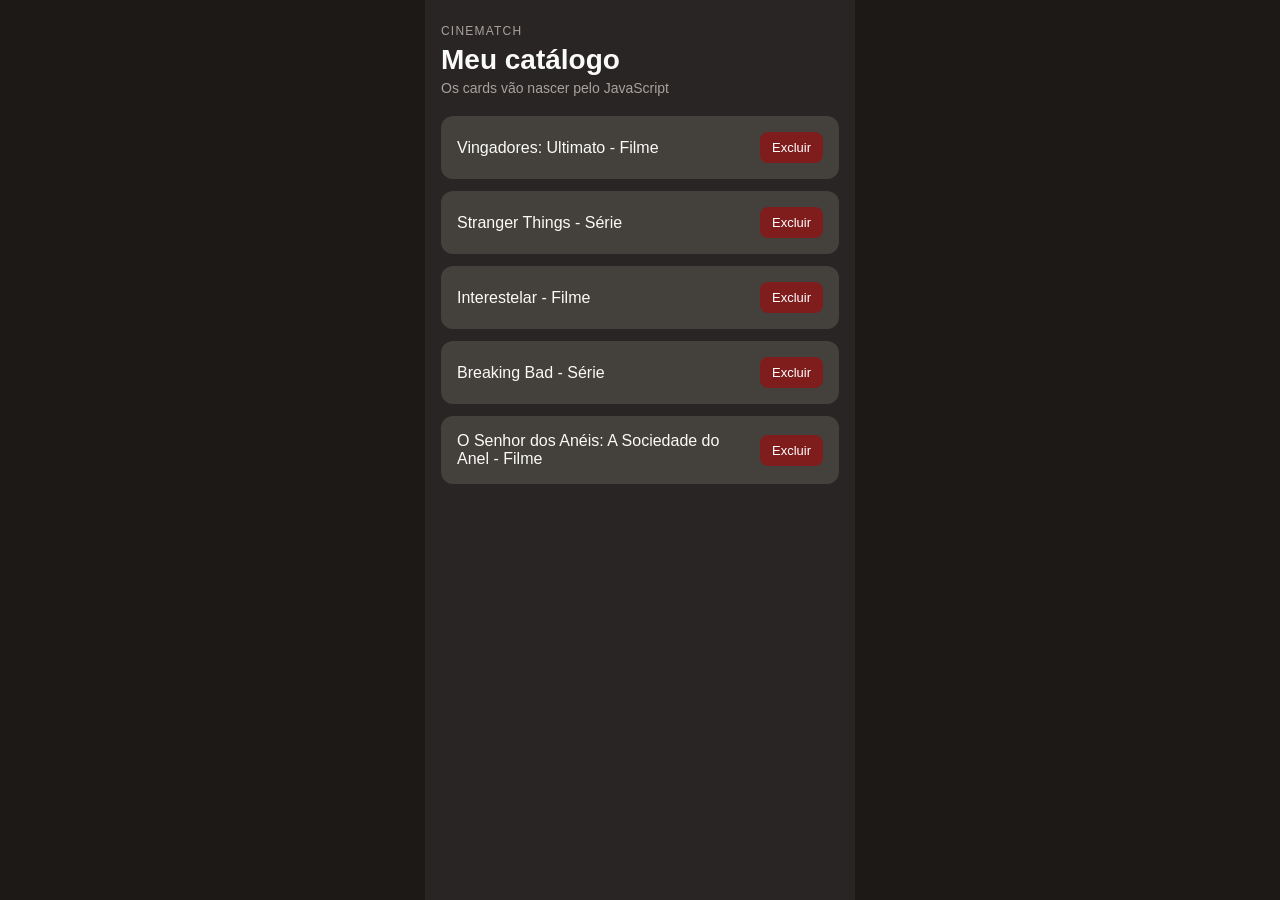
<file: semana-08/cinematch-createElement/index.html>
<!DOCTYPE html>
<html lang="pt-BR">

<head>
  <meta charset="UTF-8" />
  <meta name="viewport" content="width=device-width, initial-scale=1.0" />
  <title>CineMatch JS</title>
  <link rel="stylesheet" href="style.css" />
  <script src="script.js" defer></script>
</head>

<body>
  <div class="app">
    <header class="topo">
      <p class="marca">CineMatch</p>
      <h1>Meu catálogo</h1>
      <p class="subtitulo">Os cards vão nascer pelo JavaScript</p>
    </header>

    <!-- Container vazio: o JS cria os cards aqui -->
    <main id="catalogo"></main>
  </div>
</body>

</html>
</file>
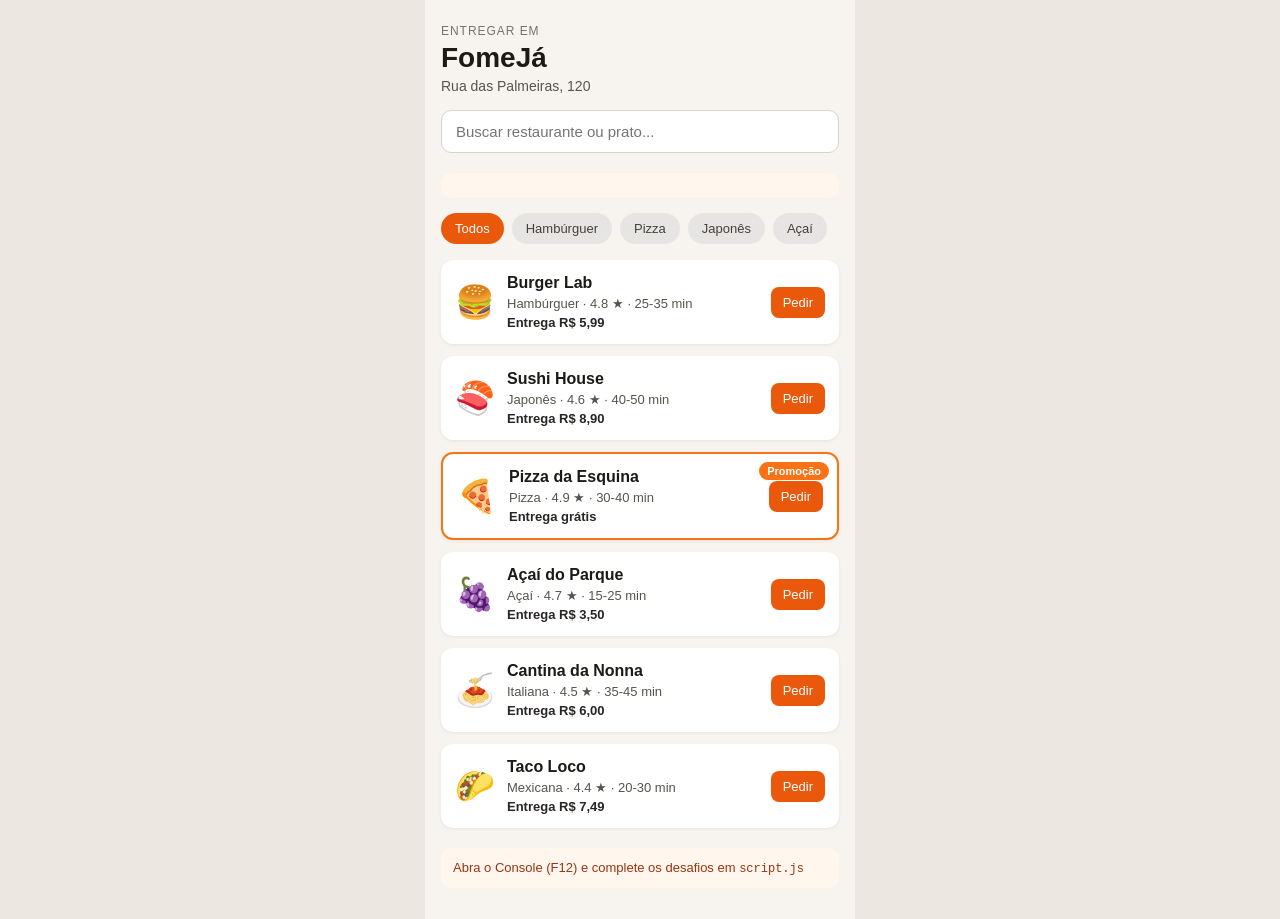
<file: semana-08/fomeja/index.html>
<!DOCTYPE html>
<html lang="pt-BR">

<head>
  <meta charset="UTF-8" />
  <meta name="viewport" content="width=device-width, initial-scale=1.0" />
  <title>FomeJá</title>
  <link rel="stylesheet" href="style.css" />
  <script src="script.js" defer></script>
</head>

<body>
  <div class="app">
    <header class="topo">
      <p class="endereco">Entregar em</p>
      <h1 id="titulo-app">FomeJá</h1>
      <p id="subtitulo">Rua das Palmeiras, 120</p>
    </header>

    <input id="busca" type="search" placeholder="Buscar restaurante ou prato..." />
    <div id="banner-cupom" class="resultado"></div>

    <section class="categorias">
      <button class="categoria ativa">Todos</button>
      <button class="categoria">Hambúrguer</button>
      <button class="categoria">Pizza</button>
      <button class="categoria">Japonês</button>
      <button class="categoria">Açaí</button>
    </section>

    <main>
      <article class="restaurante-card">
        <span class="emoji">🍔</span>
        <div class="info">
          <h2 class="nome-restaurante">Burger Lab</h2>
          <p class="detalhe">Hambúrguer · 4.8 ★ · 25-35 min</p>
          <p class="preco">Entrega R$ 5,99</p>
        </div>
        <button class="botao-pedir">Pedir</button>
      </article>

      <article class="restaurante-card">
        <span class="emoji">🍣</span>
        <div class="info">
          <h2 class="nome-restaurante">Sushi House</h2>
          <p class="detalhe">Japonês · 4.6 ★ · 40-50 min</p>
          <p class="preco">Entrega R$ 8,90</p>
        </div>
        <button class="botao-pedir">Pedir</button>
      </article>

      <article class="restaurante-card" id="promocao">
        <span class="selo">Promoção</span>
        <span class="emoji">🍕</span>
        <div class="info">
          <h2 class="nome-restaurante">Pizza da Esquina</h2>
          <p class="detalhe">Pizza · 4.9 ★ · 30-40 min</p>
          <p class="preco">Entrega grátis</p>
        </div>
        <button class="botao-pedir">Pedir</button>
      </article>

      <article class="restaurante-card">
        <span class="emoji">🍇</span>
        <div class="info">
          <h2 class="nome-restaurante">Açaí do Parque</h2>
          <p class="detalhe">Açaí · 4.7 ★ · 15-25 min</p>
          <p class="preco">Entrega R$ 3,50</p>
        </div>
        <button class="botao-pedir">Pedir</button>
      </article>

      <article class="restaurante-card">
        <span class="emoji">🍝</span>
        <div class="info">
          <h2 class="nome-restaurante">Cantina da Nonna</h2>
          <p class="detalhe">Italiana · 4.5 ★ · 35-45 min</p>
          <p class="preco">Entrega R$ 6,00</p>
        </div>
        <button class="botao-pedir">Pedir</button>
      </article>

      <article class="restaurante-card">
        <span class="emoji">🌮</span>
        <div class="info">
          <h2 class="nome-restaurante">Taco Loco</h2>
          <p class="detalhe">Mexicana · 4.4 ★ · 20-30 min</p>
          <p class="preco">Entrega R$ 7,49</p>
        </div>
        <button class="botao-pedir">Pedir</button>
      </article>
    </main>

    <p id="resultado" class="resultado">
      Abra o Console (F12) e complete os desafios em <code>script.js</code>
    </p>
  </div>
</body>

</html>
</file>
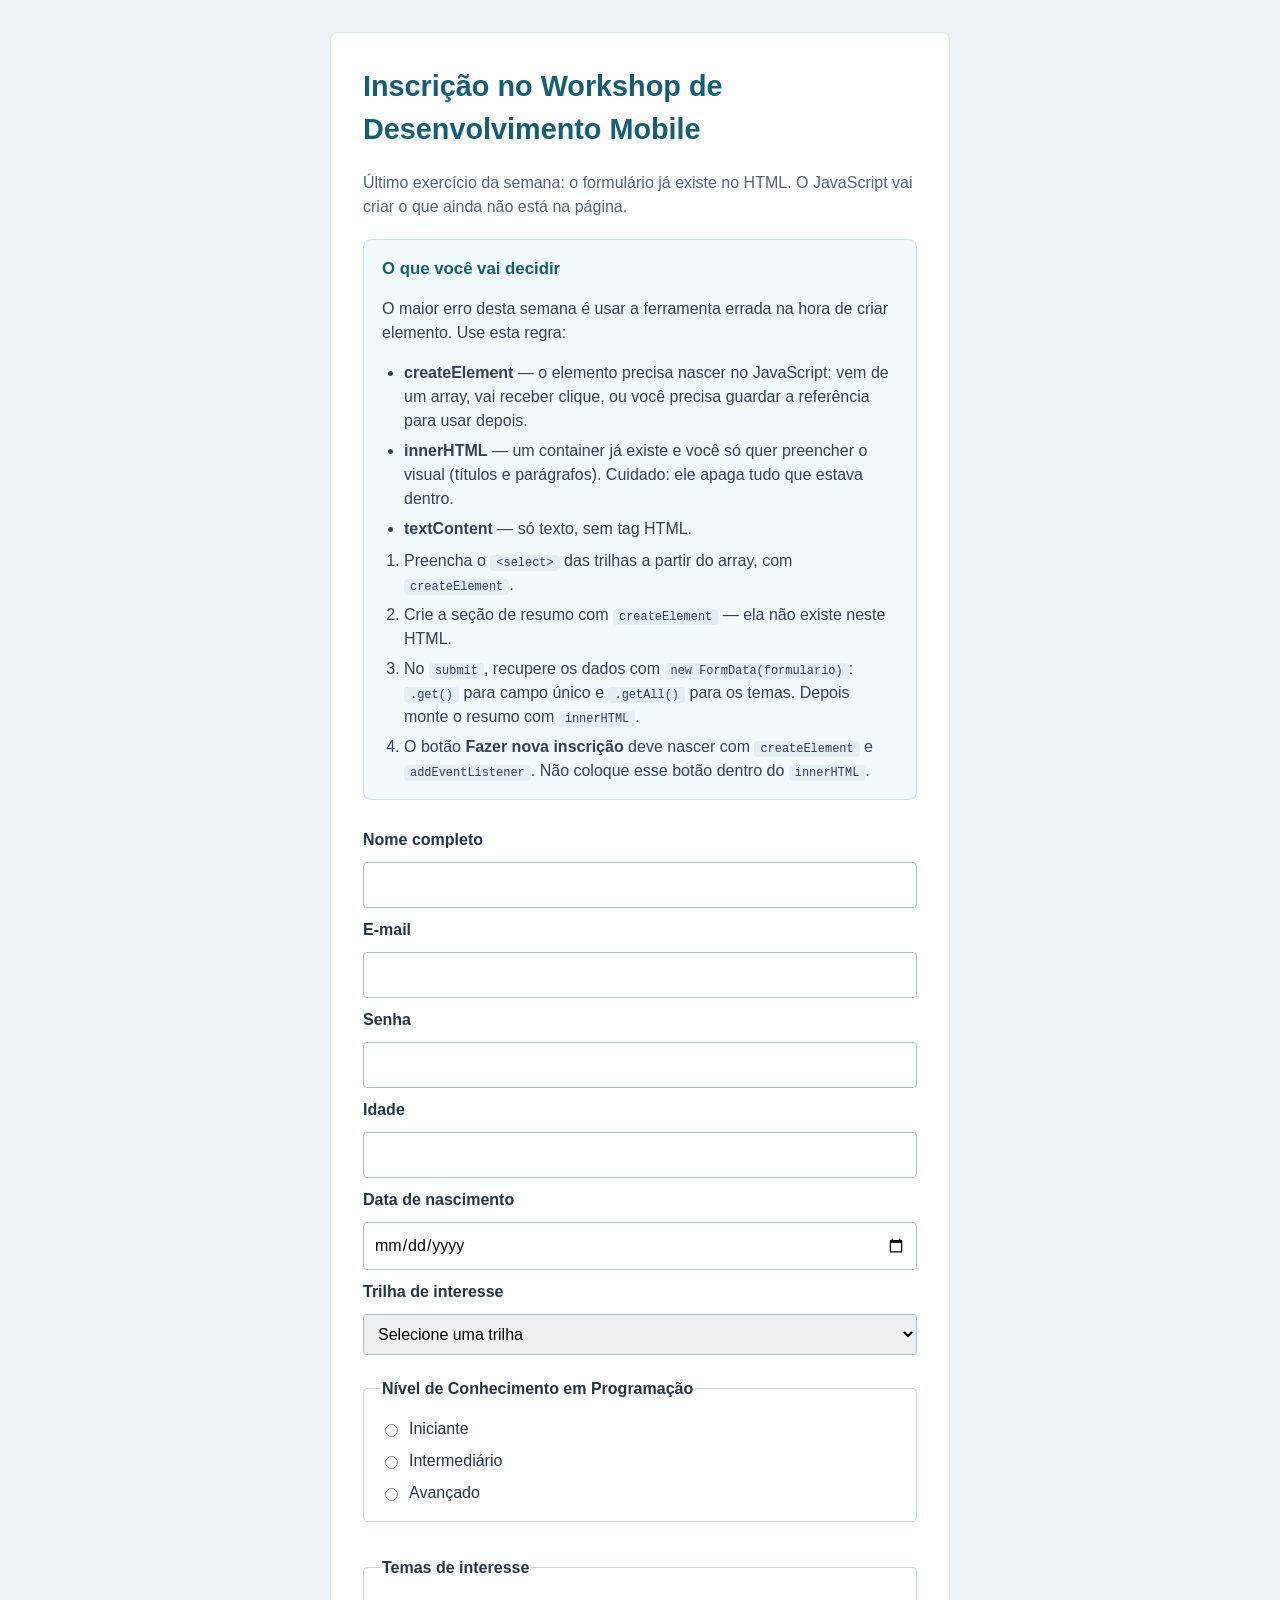
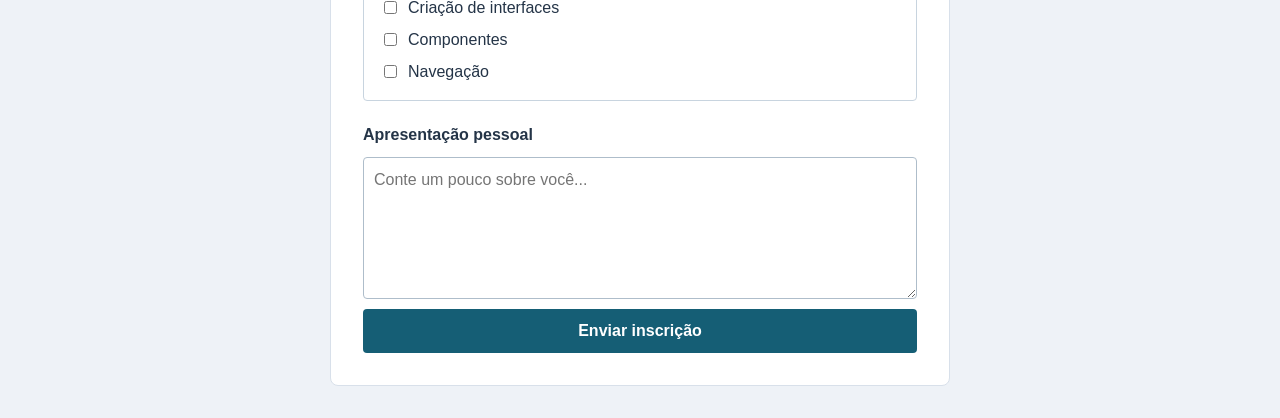
<file: semana-09/exercicio-fixacao/index.html>
<!DOCTYPE html>
<html lang="pt-BR">

<head>
    <meta charset="UTF-8">
    <meta name="viewport" content="width=device-width, initial-scale=1.0">
    <link rel="stylesheet" href="styles.css">
    <script src="script.js" defer></script>
    <title>Fixação: createElement vs innerHTML</title>
</head>

<body>
    <main>
        <h1>Inscrição no Workshop de Desenvolvimento Mobile</h1>
        <p>Último exercício da semana: o formulário já existe no HTML. O JavaScript vai criar o que ainda não está na
            página.</p>

        <section class="enunciado">
            <h2>O que você vai decidir</h2>
            <p>O maior erro desta semana é usar a ferramenta errada na hora de criar elemento. Use esta regra:</p>
            <ul>
                <li><strong>createElement</strong> — o elemento precisa nascer no JavaScript: vem de um array, vai
                    receber clique, ou você precisa guardar a referência para usar depois.</li>
                <li><strong>innerHTML</strong> — um container já existe e você só quer preencher o visual (títulos e
                    parágrafos). Cuidado: ele apaga tudo que estava dentro.</li>
                <li><strong>textContent</strong> — só texto, sem tag HTML.</li>
            </ul>
            <ol>
                <li>Preencha o <code>&lt;select&gt;</code> das trilhas a partir do array, com
                    <code>createElement</code>.
                </li>
                <li>Crie a seção de resumo com <code>createElement</code> — ela não existe neste HTML.</li>
                <li>No <code>submit</code>, recupere os dados com <code>new FormData(formulario)</code>:
                    <code>.get()</code> para campo único e <code>.getAll()</code> para os temas. Depois monte o resumo
                    com <code>innerHTML</code>.
                </li>
                <li>O botão <strong>Fazer nova inscrição</strong> deve nascer com <code>createElement</code> e
                    <code>addEventListener</code>. Não coloque esse botão dentro do <code>innerHTML</code>.
                </li>
            </ol>
        </section>

        <form id="form">
            <label for="name">Nome completo</label>
            <input type="text" id="name" name="nome" required>

            <label for="email">E-mail</label>
            <input type="email" id="email" name="email" required>

            <label for="senha">Senha</label>
            <input type="password" id="senha" name="senha" required>

            <label for="age">Idade</label>
            <input type="number" id="age" name="idade" required min="1" max="120">

            <label for="nascimento">Data de nascimento</label>
            <input type="date" id="nascimento" name="nascimento" required>

            <label for="trilha">Trilha de interesse</label>
            <select id="trilha" name="trilha" required>
                <option value="">Selecione uma trilha</option>
            </select>

            <fieldset>
                <legend>Nível de Conhecimento em Programação</legend>
                <label>
                    <input type="radio" name="nivel" value="iniciante" required>
                    Iniciante
                </label>
                <label>
                    <input type="radio" name="nivel" value="intermediario">
                    Intermediário
                </label>
                <label>
                    <input type="radio" name="nivel" value="avancado">
                    Avançado
                </label>
            </fieldset>

            <fieldset>
                <legend>Temas de interesse</legend>
                <label>
                    <input type="checkbox" name="temas" value="interfaces">
                    Criação de interfaces
                </label>
                <label>
                    <input type="checkbox" name="temas" value="componentes">
                    Componentes
                </label>
                <label>
                    <input type="checkbox" name="temas" value="navegacao">
                    Navegação
                </label>
            </fieldset>

            <label for="apresentacao">Apresentação pessoal</label>
            <textarea id="apresentacao" name="apresentacao" rows="5"
                placeholder="Conte um pouco sobre você..."></textarea>

            <button type="submit">Enviar inscrição</button>
        </form>
    </main>
</body>

</html>
</file>
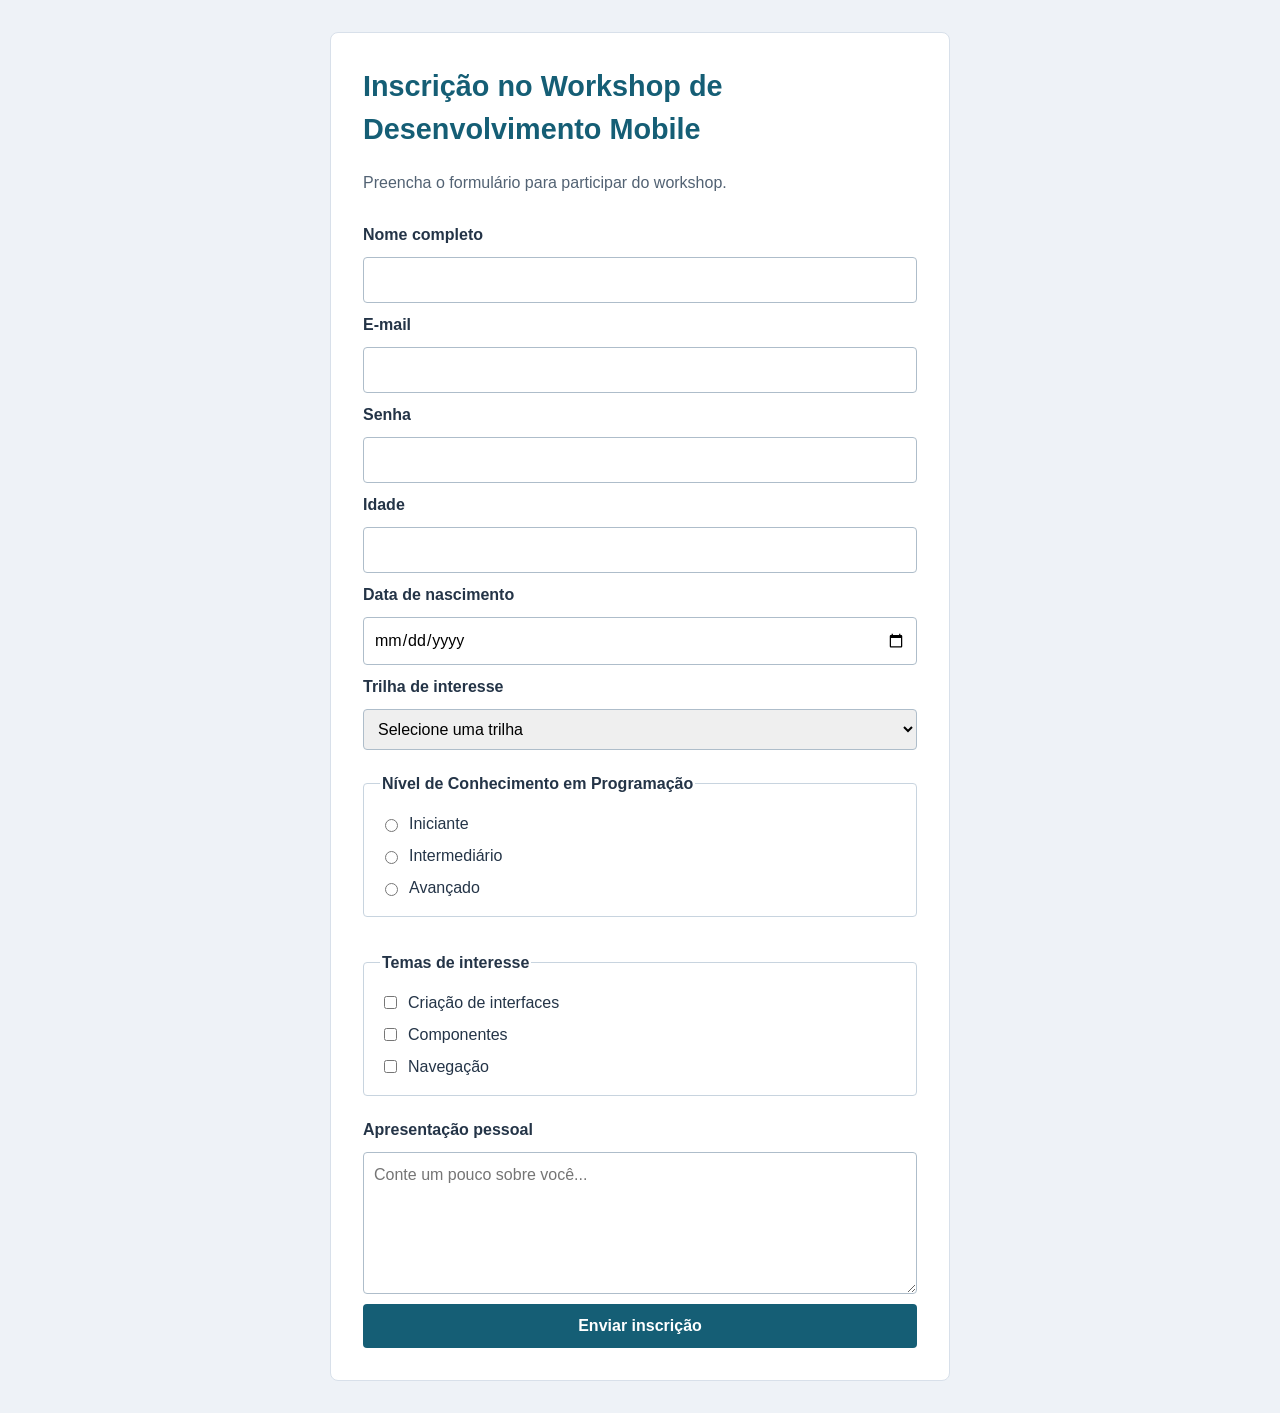
<file: semana-09/exercicio-form/index.html>
<!DOCTYPE html>
<html lang="pt-BR">

<head>
    <meta charset="UTF-8">
    <meta name="viewport" content="width=device-width, initial-scale=1.0">
    <link rel="stylesheet" href="styles.css">
    <script src="script.js" defer></script>
    <title>Inscrição no Workshop de Desenvolvimento Mobile</title>
</head>

<body>
    <main>
        <h1>Inscrição no Workshop de Desenvolvimento Mobile</h1>
        <p>Preencha o formulário para participar do workshop.</p>

        <form id="form">
            <label for="name">Nome completo</label>
            <input type="text" id="name" name="nome" required>

            <label for="email">E-mail</label>
            <input type="email" id="email" name="email" required>


            <label for="senha">Senha</label>
            <input type="password" id="senha" name="senha" required>

            <label for="age">Idade</label>
            <input type="number" id="age" name="idade" required min="1" max="120">

            <label for="nascimento">Data de nascimento</label>
            <input type="date" id="nascimento" name="nascimento" required>

            <label for="trilha">Trilha de interesse</label>
            <select id="trilha" name="trilha" required>
                <option value="">Selecione uma trilha</option>



            </select>

            <fieldset>
                <legend>Nível de Conhecimento em Programação</legend>
                <label>
                    <input type="radio" name="nivel" value="iniciante" required>
                    Iniciante
                </label>
                <label>
                    <input type="radio" name="nivel" value="intermediario">
                    Intermediário
                </label>
                <label>
                    <input type="radio" name="nivel" value="avancado">
                    Avançado
                </label>

            </fieldset>

            <fieldset id="checkboxes">
                <legend>Temas de interesse</legend>
                <label>
                    <input type="checkbox" name="temas" value="interfaces">
                    Criação de interfaces
                </label>
                <label>
                    <input type="checkbox" name="temas" value="componentes">
                    Componentes
                </label>
                <label>
                    <input type="checkbox" name="temas" value="navegacao">
                    Navegação
                </label>
            </fieldset>

            <label for="apresentacao">Apresentação pessoal</label>
            <textarea id="apresentacao" name="apresentacao" rows="5"
                placeholder="Conte um pouco sobre você..."></textarea>

            <button type="submit">Enviar inscrição</button>

        </form>

    </main>
</body>

</html>
</file>
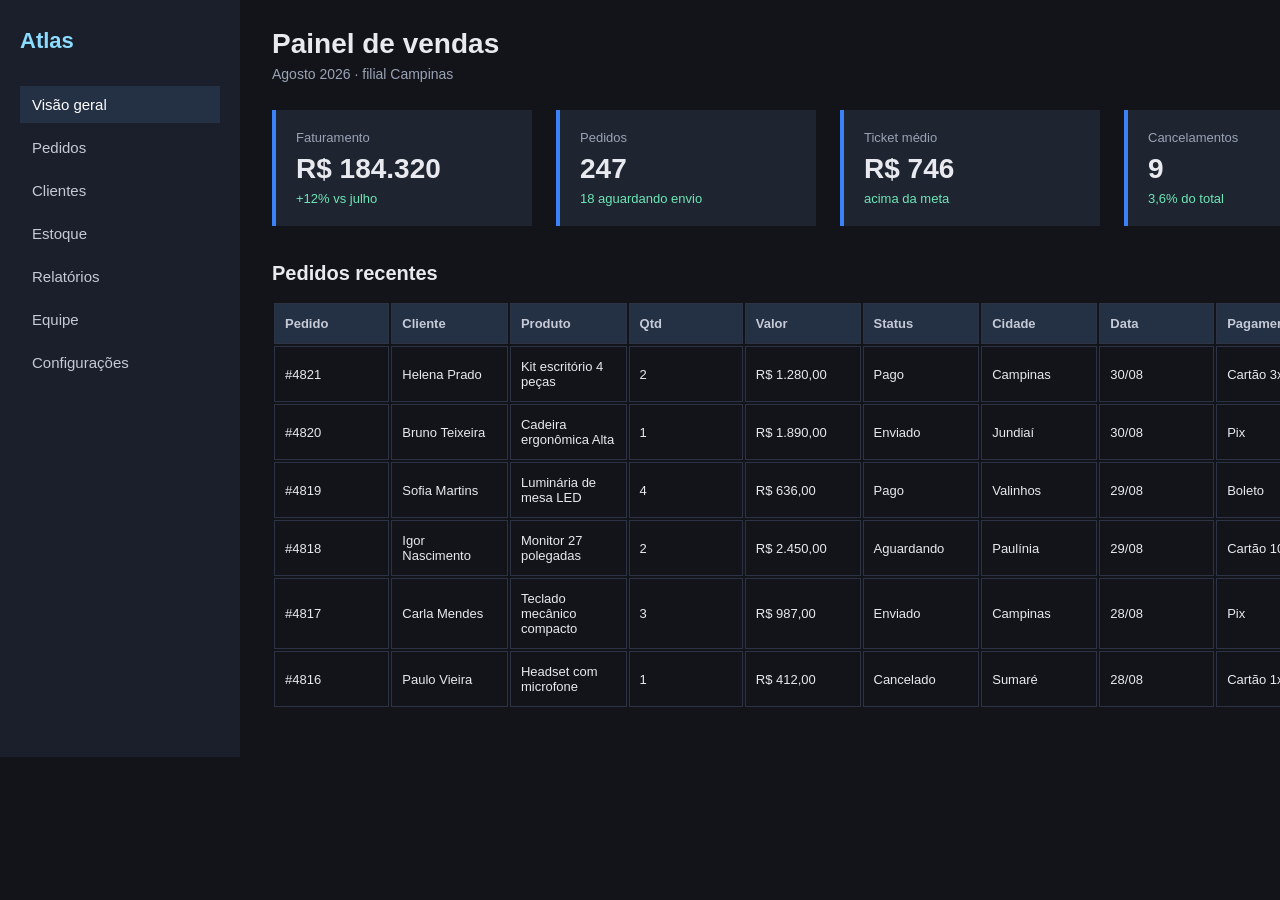
<file: semana-10/site-d-dashboard/index.html>
<!DOCTYPE html>
<html lang="pt-BR">

<head>
  <meta charset="UTF-8">
  <title>Atlas Comercial — Painel de vendas</title>
  <link rel="stylesheet" href="style.css">
</head>

<body>
  <div class="app">
    <aside class="menu-lateral">
      <p class="marca">Atlas</p>
      <nav>
        <a class="ativo" href="#">Visão geral</a>
        <a href="#">Pedidos</a>
        <a href="#">Clientes</a>
        <a href="#">Estoque</a>
        <a href="#">Relatórios</a>
        <a href="#">Equipe</a>
        <a href="#">Configurações</a>
      </nav>
    </aside>

    <div class="painel">
      <header class="topo">
        <h1>Painel de vendas</h1>
        <p class="periodo">Agosto 2026 · filial Campinas</p>
      </header>

      <section class="indicadores">
        <article class="kpi">
          <p class="rotulo">Faturamento</p>
          <p class="valor">R$ 184.320</p>
          <p class="nota">+12% vs julho</p>
        </article>
        <article class="kpi">
          <p class="rotulo">Pedidos</p>
          <p class="valor">247</p>
          <p class="nota">18 aguardando envio</p>
        </article>
        <article class="kpi">
          <p class="rotulo">Ticket médio</p>
          <p class="valor">R$ 746</p>
          <p class="nota">acima da meta</p>
        </article>
        <article class="kpi">
          <p class="rotulo">Cancelamentos</p>
          <p class="valor">9</p>
          <p class="nota">3,6% do total</p>
        </article>
      </section>

      <section class="pedidos">
        <h2>Pedidos recentes</h2>
        <table>
          <thead>
            <tr>
              <th>Pedido</th>
              <th>Cliente</th>
              <th>Produto</th>
              <th>Qtd</th>
              <th>Valor</th>
              <th>Status</th>
              <th>Cidade</th>
              <th>Data</th>
              <th>Pagamento</th>
              <th>Ações</th>
            </tr>
          </thead>
          <tbody>
            <tr>
              <td>#4821</td>
              <td>Helena Prado</td>
              <td>Kit escritório 4 peças</td>
              <td>2</td>
              <td>R$ 1.280,00</td>
              <td>Pago</td>
              <td>Campinas</td>
              <td>30/08</td>
              <td>Cartão 3x</td>
              <td class="acoes">
                <button type="button" class="btn-acao" title="Ver">V</button>
                <button type="button" class="btn-acao" title="Editar">E</button>
                <button type="button" class="btn-acao" title="Excluir">X</button>
              </td>
            </tr>
            <tr>
              <td>#4820</td>
              <td>Bruno Teixeira</td>
              <td>Cadeira ergonômica Alta</td>
              <td>1</td>
              <td>R$ 1.890,00</td>
              <td>Enviado</td>
              <td>Jundiaí</td>
              <td>30/08</td>
              <td>Pix</td>
              <td class="acoes">
                <button type="button" class="btn-acao" title="Ver">V</button>
                <button type="button" class="btn-acao" title="Editar">E</button>
                <button type="button" class="btn-acao" title="Excluir">X</button>
              </td>
            </tr>
            <tr>
              <td>#4819</td>
              <td>Sofia Martins</td>
              <td>Luminária de mesa LED</td>
              <td>4</td>
              <td>R$ 636,00</td>
              <td>Pago</td>
              <td>Valinhos</td>
              <td>29/08</td>
              <td>Boleto</td>
              <td class="acoes">
                <button type="button" class="btn-acao" title="Ver">V</button>
                <button type="button" class="btn-acao" title="Editar">E</button>
                <button type="button" class="btn-acao" title="Excluir">X</button>
              </td>
            </tr>
            <tr>
              <td>#4818</td>
              <td>Igor Nascimento</td>
              <td>Monitor 27 polegadas</td>
              <td>2</td>
              <td>R$ 2.450,00</td>
              <td>Aguardando</td>
              <td>Paulínia</td>
              <td>29/08</td>
              <td>Cartão 10x</td>
              <td class="acoes">
                <button type="button" class="btn-acao" title="Ver">V</button>
                <button type="button" class="btn-acao" title="Editar">E</button>
                <button type="button" class="btn-acao" title="Excluir">X</button>
              </td>
            </tr>
            <tr>
              <td>#4817</td>
              <td>Carla Mendes</td>
              <td>Teclado mecânico compacto</td>
              <td>3</td>
              <td>R$ 987,00</td>
              <td>Enviado</td>
              <td>Campinas</td>
              <td>28/08</td>
              <td>Pix</td>
              <td class="acoes">
                <button type="button" class="btn-acao" title="Ver">V</button>
                <button type="button" class="btn-acao" title="Editar">E</button>
                <button type="button" class="btn-acao" title="Excluir">X</button>
              </td>
            </tr>
            <tr>
              <td>#4816</td>
              <td>Paulo Vieira</td>
              <td>Headset com microfone</td>
              <td>1</td>
              <td>R$ 412,00</td>
              <td>Cancelado</td>
              <td>Sumaré</td>
              <td>28/08</td>
              <td>Cartão 1x</td>
              <td class="acoes">
                <button type="button" class="btn-acao" title="Ver">V</button>
                <button type="button" class="btn-acao" title="Editar">E</button>
                <button type="button" class="btn-acao" title="Excluir">X</button>
              </td>
            </tr>
          </tbody>
        </table>
      </section>
    </div>
  </div>
</body>

</html>
</file>
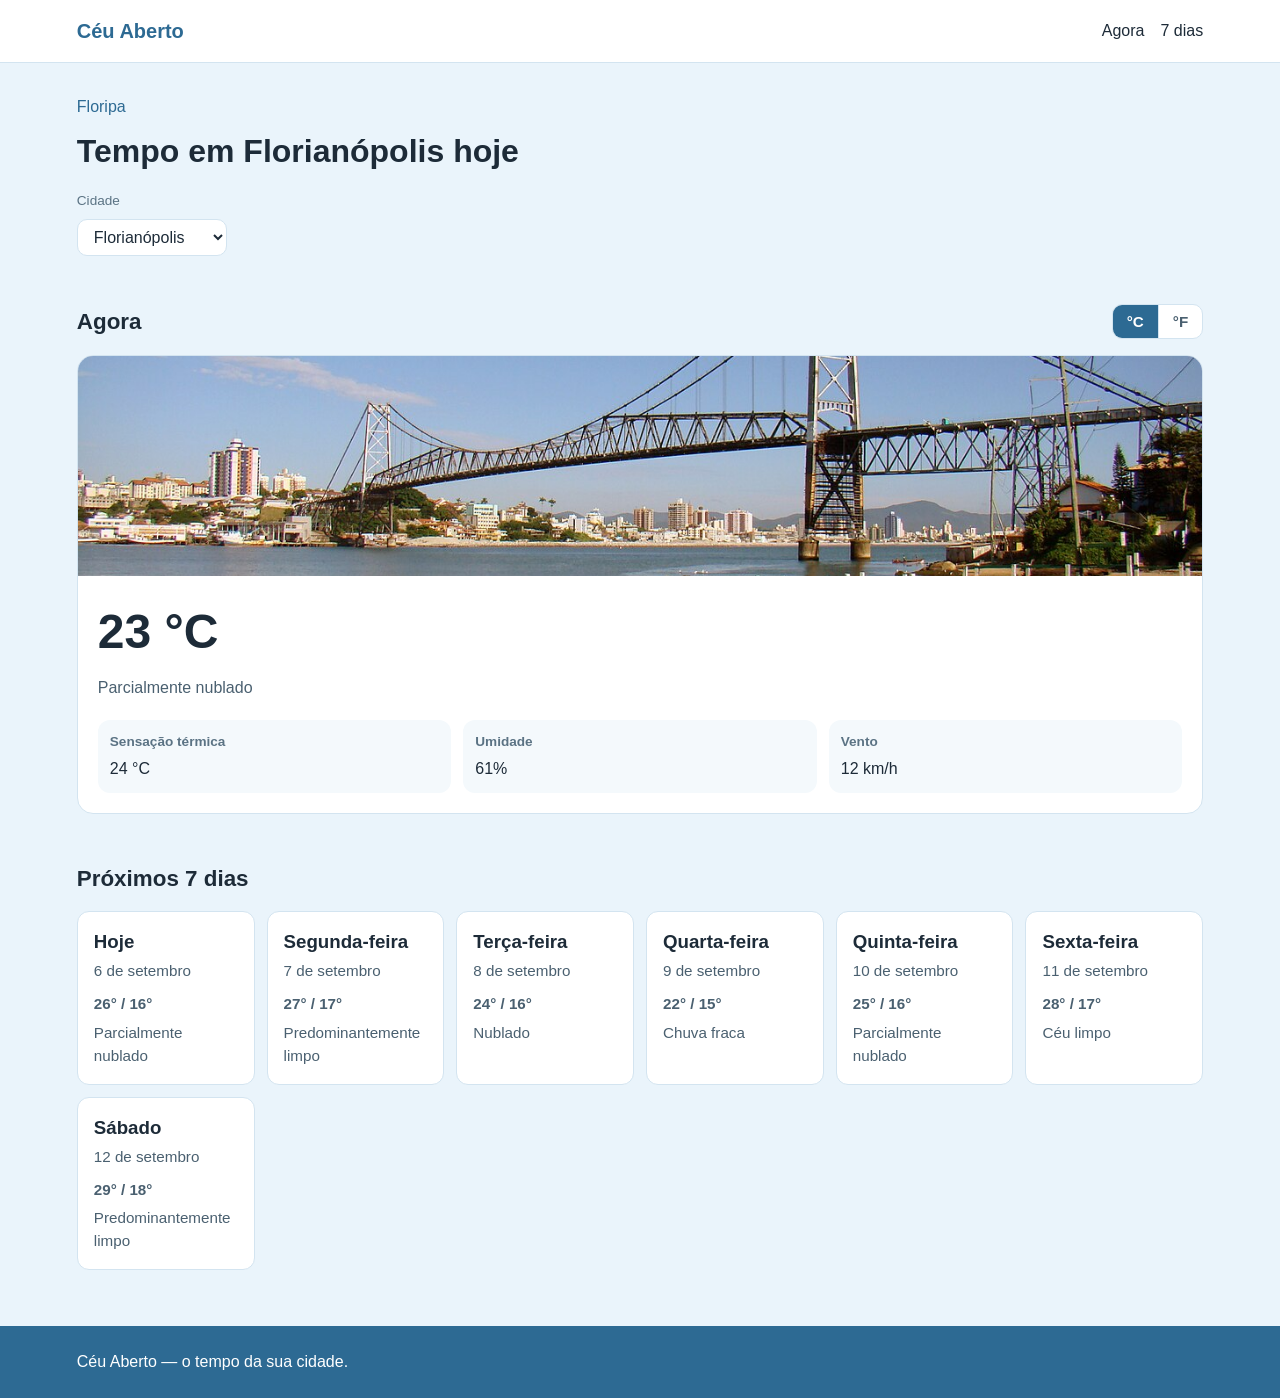
<file: semana-11/ceu-aberto-api/index.html>
<!DOCTYPE html>
<html lang="pt-BR">

<head>
    <meta charset="UTF-8">
    <meta name="viewport" content="width=device-width, initial-scale=1.0">
    <title>Tempo em Florianópolis hoje | Céu Aberto</title>
    <meta name="description"
        content="Tempo em Florianópolis hoje: 23 °C, céu parcialmente nublado. Previsão dos próximos 7 dias.">

    <meta property="og:title" content="Tempo em Florianópolis hoje | Céu Aberto">
    <meta property="og:description" content="23 °C e céu parcialmente nublado. Previsão dos próximos 7 dias.">
    <meta property="og:image" content="floripa.jpg">
    <meta property="og:type" content="website">
    <script src="script.js" defer></script>

    <link rel="stylesheet" href="style.css">
</head>

<body>
    <a class="pular-conteudo" href="#conteudo">Pular para o conteúdo</a>

    <header class="topo">
        <a class="marca" href="#inicio">Céu Aberto</a>
        <nav aria-label="Navegação principal">
            <a href="#agora">Agora</a>
            <a href="#semana">7 dias</a>
        </nav>
    </header>

    <main id="conteudo">
        <section class="hero" id="inicio">
            <p class="selo" id="selo">Floripa</p>
            <h1 id="titulo">Tempo em Florianópolis hoje</h1>

            <label class="campo-cidade" for="cidade">Cidade</label>
            <select id="cidade">
                <option value="florianopolis">Florianópolis</option>
                <option value="sao-paulo">São Paulo</option>
                <option value="rio-de-janeiro">Rio de Janeiro</option>
            </select>
        </section>

        <section class="agora" id="agora">
            <div class="agora-cabecalho">
                <h2>Agora</h2>
                <div class="unidade-toggle">
                    <button type="button" id="botao-celsius" class="ativa">°C</button>
                    <button type="button" id="botao-fahrenheit">°F</button>
                </div>
            </div>

            <div class="agora-painel">
                <figure>
                    <img src="floripa.jpg" alt="Ponte Hercílio Luz em Florianópolis, com o céu ao fundo">
                </figure>

                <div class="agora-dados">
                    <p class="temperatura" id="temperatura">23 °C</p>
                    <p class="condicao" id="condicao">Parcialmente nublado</p>

                    <div class="agora-detalhes">
                        <article>
                            <h3>Sensação térmica</h3>
                            <p id="sensacao">24 °C</p>
                        </article>
                        <article>
                            <h3>Umidade</h3>
                            <p id="umidade">61%</p>
                        </article>
                        <article>
                            <h3>Vento</h3>
                            <p id="vento">12 km/h</p>
                        </article>
                    </div>
                </div>
            </div>
        </section>

        <section class="semana" id="semana">
            <h2>Próximos 7 dias</h2>

            <div class="lista-dias">
                <article>
                    <h3>Hoje</h3>
                    <p><time datetime="2026-09-06">6 de setembro</time></p>
                    <p class="faixa-temp" id="temp-hoje">26° / 16°</p>
                    <p>Parcialmente nublado</p>
                </article>

                <article>
                    <h3>Segunda-feira</h3>
                    <p><time datetime="2026-09-07">7 de setembro</time></p>
                    <p class="faixa-temp" id="temp-segunda">27° / 17°</p>
                    <p>Predominantemente limpo</p>
                </article>

                <article>
                    <h3>Terça-feira</h3>
                    <p><time datetime="2026-09-08">8 de setembro</time></p>
                    <p class="faixa-temp" id="temp-terca">24° / 16°</p>
                    <p>Nublado</p>
                </article>

                <article>
                    <h3>Quarta-feira</h3>
                    <p><time datetime="2026-09-09">9 de setembro</time></p>
                    <p class="faixa-temp" id="temp-quarta">22° / 15°</p>
                    <p>Chuva fraca</p>
                </article>

                <article>
                    <h3>Quinta-feira</h3>
                    <p><time datetime="2026-09-10">10 de setembro</time></p>
                    <p class="faixa-temp" id="temp-quinta">25° / 16°</p>
                    <p>Parcialmente nublado</p>
                </article>

                <article>
                    <h3>Sexta-feira</h3>
                    <p><time datetime="2026-09-11">11 de setembro</time></p>
                    <p class="faixa-temp" id="temp-sexta">28° / 17°</p>
                    <p>Céu limpo</p>
                </article>

                <article>
                    <h3>Sábado</h3>
                    <p><time datetime="2026-09-12">12 de setembro</time></p>
                    <p class="faixa-temp" id="temp-sabado">29° / 18°</p>
                    <p>Predominantemente limpo</p>
                </article>
            </div>
        </section>
    </main>

    <footer class="rodape">
        <p>Céu Aberto — o tempo da sua cidade.</p>
    </footer>

</body>

</html>
</file>
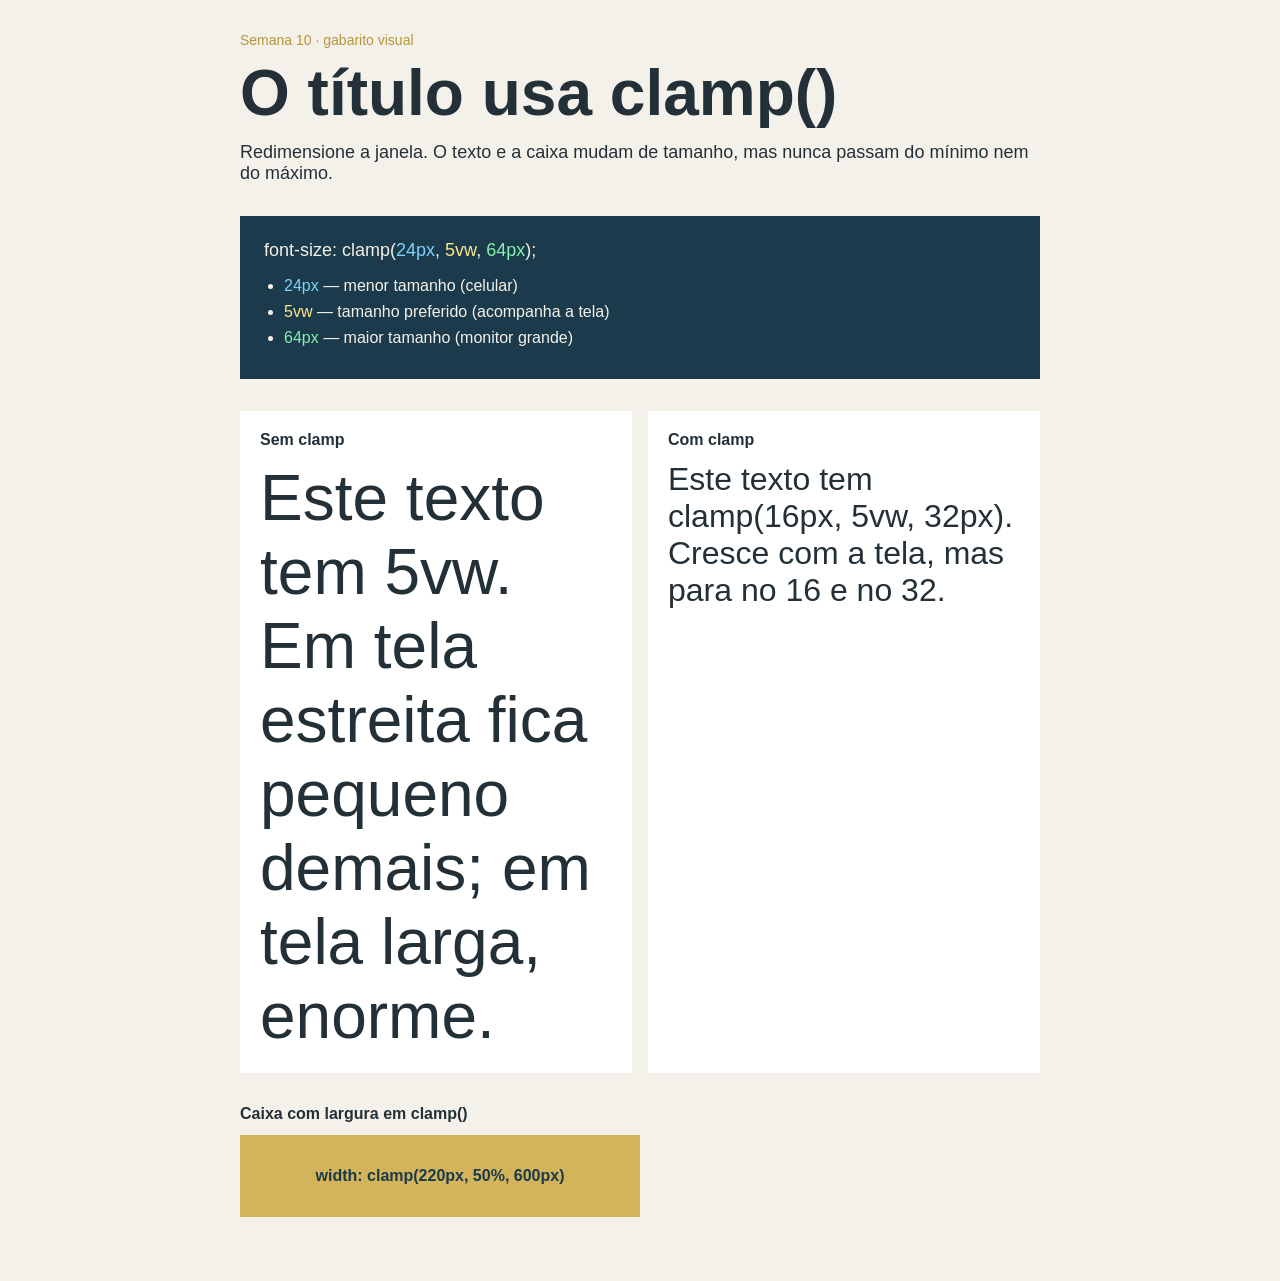
<file: semana-10/gabaritos/exemplo-clamp/index.html>
<!DOCTYPE html>
<html lang="pt-BR">

<head>
  <meta charset="UTF-8">
  <meta name="viewport" content="width=device-width, initial-scale=1.0">
  <title>Exemplo de clamp()</title>
  <link rel="stylesheet" href="style.css">
</head>

<body>
  <header>
    <p class="selo">Semana 10 · gabarito visual</p>
    <h1>O título usa clamp()</h1>
    <p class="intro">Redimensione a janela. O texto e a caixa mudam de tamanho, mas nunca passam do mínimo nem do máximo.</p>
  </header>

  <section class="formula">
    <p>font-size: clamp(<span class="min">24px</span>, <span class="pref">5vw</span>, <span class="max">64px</span>);</p>
    <ul>
      <li><span class="min">24px</span> — menor tamanho (celular)</li>
      <li><span class="pref">5vw</span> — tamanho preferido (acompanha a tela)</li>
      <li><span class="max">64px</span> — maior tamanho (monitor grande)</li>
    </ul>
  </section>

  <section class="demo">
    <article>
      <h2>Sem clamp</h2>
      <p class="sem-clamp">Este texto tem 5vw. Em tela estreita fica pequeno demais; em tela larga, enorme.</p>
    </article>
    <article>
      <h2>Com clamp</h2>
      <p class="com-clamp">Este texto tem clamp(16px, 5vw, 32px). Cresce com a tela, mas para no 16 e no 32.</p>
    </article>
  </section>

  <section class="caixa-wrap">
    <h2>Caixa com largura em clamp()</h2>
    <div class="caixa">
      width: clamp(220px, 50%, 600px)
    </div>
  </section>
</body>

</html>
</file>
<file: semana-08/cinematch-createElement/style.css>
* {
  box-sizing: border-box;
  margin: 0;
  padding: 0;
}

body {
  min-height: 100vh;
  font-family: Arial, Helvetica, sans-serif;
  background: #1c1917;
  color: #fafaf9;
}

.app {
  max-width: 430px;
  min-height: 100vh;
  margin: 0 auto;
  padding: 24px 16px 32px;
  background: #292524;
}

.topo {
  margin-bottom: 20px;
}

.marca {
  font-size: 12px;
  color: #a8a29e;
  text-transform: uppercase;
  letter-spacing: 0.1em;
}

h1 {
  margin: 6px 0 4px;
  font-size: 28px;
}

.subtitulo {
  color: #a8a29e;
  font-size: 14px;
}

#catalogo {
  display: flex;
  flex-direction: column;
  gap: 12px;
}

.filme-card {
  display: flex;
  align-items: center;
  justify-content: space-between;
  gap: 12px;
  padding: 16px;
  border-radius: 12px;
  background: #44403c;
  font-size: 16px;
}

.botao-excluir {
  flex-shrink: 0;
  padding: 8px 12px;
  border: none;
  border-radius: 8px;
  background: #7f1d1d;
  color: #fff;
  font-size: 13px;
  cursor: pointer;
}
</file>
<file: semana-08/fomeja/style.css>
* {
  box-sizing: border-box;
  margin: 0;
  padding: 0;
}

body {
  min-height: 100vh;
  font-family: Arial, Helvetica, sans-serif;
  background: #ece7e1;
  color: #1c1917;
}

.app {
  max-width: 430px;
  min-height: 100vh;
  margin: 0 auto;
  padding: 24px 16px 32px;
  background: #f7f4f0;
}

.topo {
  margin-bottom: 16px;
}

.endereco {
  font-size: 12px;
  color: #78716c;
  text-transform: uppercase;
  letter-spacing: 0.08em;
}

#titulo-app {
  margin: 4px 0;
  font-size: 28px;
}

#subtitulo {
  color: #57534e;
  font-size: 14px;
}

#busca {
  width: 100%;
  padding: 12px 14px;
  border: 1px solid #d6d3d1;
  border-radius: 10px;
  background: #fff;
  font-size: 15px;
}

.categorias {
  display: flex;
  gap: 8px;
  margin: 16px 0;
  overflow-x: auto;
}

.categoria {
  flex-shrink: 0;
  padding: 8px 14px;
  border: none;
  border-radius: 999px;
  background: #e7e5e4;
  color: #44403c;
  font-size: 13px;
  cursor: pointer;
}

.categoria.ativa {
  background: #ea580c;
  color: #fff;
}

.restaurante-card {
  position: relative;
  display: flex;
  align-items: center;
  gap: 12px;
  margin-bottom: 12px;
  padding: 14px;
  border-radius: 12px;
  background: #fff;
  box-shadow: 0 1px 3px rgba(0, 0, 0, 0.08);
}

.restaurante-card.pedido-ativo {
  border: 2px solid #22c55e;
  background: #f0fdf4;
}

.emoji {
  font-size: 32px;
}

.info {
  flex: 1;
}

.nome-restaurante {
  font-size: 16px;
  margin-bottom: 4px;
}

.detalhe,
.preco {
  font-size: 13px;
  color: #57534e;
}

.preco {
  margin-top: 4px;
  font-weight: bold;
  color: #292524;
}

.botao-pedir {
  padding: 8px 12px;
  border: none;
  border-radius: 8px;
  background: #ea580c;
  color: #fff;
  font-size: 13px;
  cursor: pointer;
}

.botao-pedir.pedido-confirmado {
  background: #16a34a;
}

.selo {
  position: absolute;
  top: 8px;
  right: 8px;
  padding: 3px 8px;
  border-radius: 999px;
  background: #f97316;
  color: #fff;
  font-size: 11px;
  font-weight: bold;
}

#promocao {
  border: 2px solid #f97316;
}

.resultado {
  margin-top: 20px;
  padding: 12px;
  border-radius: 10px;
  background: #fff7ed;
  color: #9a3412;
  font-size: 13px;
}

code {
  font-size: 12px;
}

.pedido-ativo {
  border: 1px solid;
  border-color: #7ff687;
}
</file>
<file: semana-09/exercicio-fixacao/styles.css>
* {
    box-sizing: border-box;
}

body {
    margin: 0;
    padding: 32px 16px;
    font-family: Arial, sans-serif;
    line-height: 1.5;
    background-color: #eef2f7;
    color: #243447;
}

main {
    width: 100%;
    max-width: 620px;
    margin: 0 auto;
    padding: 32px;
    background-color: #ffffff;
    border: 1px solid #d8e0ea;
    border-radius: 8px;
}

h1 {
    margin-top: 0;
    color: #155e75;
    font-size: 1.8rem;
}

main > p {
    margin-bottom: 20px;
    color: #526273;
}

.enunciado {
    margin-bottom: 28px;
    padding: 16px 18px;
    background-color: #f0f9fb;
    border: 1px solid #c5e4ea;
    border-radius: 8px;
}

.enunciado h2 {
    margin: 0 0 8px;
    font-size: 1.05rem;
    color: #155e75;
}

.enunciado p,
.enunciado li {
    color: #334155;
}

.enunciado ul,
.enunciado ol {
    margin: 8px 0 0;
    padding-left: 22px;
}

.enunciado li + li {
    margin-top: 6px;
}

.enunciado code {
    font-size: 0.92em;
    background: #e2eef2;
    padding: 1px 6px;
    border-radius: 4px;
}

form {
    display: flex;
    flex-direction: column;
    gap: 10px;
}

label,
legend {
    font-weight: bold;
}

input,
select,
textarea {
    width: 100%;
    padding: 10px;
    border: 1px solid #aebdca;
    border-radius: 4px;
    font: inherit;
}

input:focus,
select:focus,
textarea:focus {
    outline: 2px solid #67b7c9;
    border-color: #155e75;
}

fieldset {
    display: flex;
    flex-direction: column;
    gap: 8px;
    margin: 12px 0;
    padding: 16px;
    border: 1px solid #c8d4df;
    border-radius: 4px;
}

fieldset label {
    display: flex;
    align-items: center;
    gap: 8px;
    font-weight: normal;
}

fieldset input {
    width: auto;
}

button {
    width: 100%;
    padding: 10px;
    border: 0;
    border-radius: 4px;
    font: inherit;
    font-weight: bold;
    cursor: pointer;
    background-color: #155e75;
    color: #ffffff;
}

button:hover {
    background-color: #0e7490;
}

#resumo {
    display: none;
    margin-top: 24px;
    padding: 18px;
    border-radius: 8px;
    background: #f0fdf4;
    border: 1px solid #bbf7d0;
    color: #166534;
}

#resumo.visivel {
    display: block;
}

#resumo h2 {
    margin-top: 0;
    margin-bottom: 12px;
}

#resumo p {
    margin: 8px 0;
}

#resumo button {
    margin-top: 16px;
    background-color: #334155;
}

#resumo button:hover {
    background-color: #1e293b;
}
</file>
<file: semana-09/exercicio-form/styles.css>
* {
    box-sizing: border-box;
}

body {
    margin: 0;
    padding: 32px 16px;
    font-family: Arial, sans-serif;
    line-height: 1.5;
    background-color: #eef2f7;
    color: #243447;
}

main {
    width: 100%;
    max-width: 620px;
    margin: 0 auto;
    padding: 32px;
    background-color: #ffffff;
    border: 1px solid #d8e0ea;
    border-radius: 8px;
}

h1 {
    margin-top: 0;
    color: #155e75;
    font-size: 1.8rem;
}

main > p {
    margin-bottom: 28px;
    color: #526273;
}

form {
    display: flex;
    flex-direction: column;
    gap: 10px;
}

label,
legend {
    font-weight: bold;
}

input,
select,
textarea {
    width: 100%;
    padding: 10px;
    border: 1px solid #aebdca;
    border-radius: 4px;
    font: inherit;
}

input:focus,
select:focus,
textarea:focus {
    outline: 2px solid #67b7c9;
    border-color: #155e75;
}

fieldset {
    display: flex;
    flex-direction: column;
    gap: 8px;
    margin: 12px 0;
    padding: 16px;
    border: 1px solid #c8d4df;
    border-radius: 4px;
}

fieldset label {
    display: flex;
    align-items: center;
    gap: 8px;
    font-weight: normal;
}

fieldset input {
    width: auto;
}

.acoes {
    margin-top: 12px;
}

button {
    width: 100%;
    padding: 10px;
    border: 0;
    border-radius: 4px;
    font: inherit;
    font-weight: bold;
    cursor: pointer;
    background-color: #155e75;
    color: #ffffff;
}

button:hover {
    background-color: #0e7490;
}

.input-error {
    border: 1px solid;
    border-color: red;
}

.mensagem-erro {
    color: red
}
</file>
<file: semana-10/site-d-dashboard/style.css>
* {
  margin: 0;
  padding: 0;
  box-sizing: border-box;
}

body {
  font-family: Arial, sans-serif;
  background-color: #12141a;
  color: #e8eaef;
}

a {
  text-decoration: none;
  color: inherit;
}

/* Estrutura */
.app {
  width: 1440px;
  display: flex;
}

.menu-lateral {
  width: 240px;
  background-color: #1a1f2b;
  padding: 28px 20px;
}

.marca {
  font-size: 22px;
  font-weight: bold;
  margin-bottom: 32px;
  color: #8bdcff;
}

.menu-lateral a {
  display: block;
  width: 200px;
  padding: 10px 12px;
  margin-bottom: 6px;
  color: #c5cad6;
  font-size: 15px;
}

.menu-lateral a:hover,
.menu-lateral a.ativo {
  background-color: #243044;
  color: #ffffff;
}

.painel {
  width: 1200px;
  padding: 28px 32px 48px;
}

.topo {
  width: 1136px;
  margin-bottom: 28px;
}

.topo h1 {
  font-size: 28px;
  margin-bottom: 6px;
}

.periodo {
  font-size: 14px;
  color: #9aa3b5;
}

/* Indicadores */
.indicadores {
  width: 1136px;
  display: flex;
  margin-bottom: 36px;
}

.kpi {
  width: 260px;
  margin-right: 24px;
  background-color: #1e2430;
  padding: 20px;
  border-left: 4px solid #3b82f6;
}

.rotulo {
  font-size: 13px;
  color: #9aa3b5;
  margin-bottom: 8px;
}

.valor {
  font-size: 28px;
  font-weight: bold;
  margin-bottom: 6px;
}

.nota {
  font-size: 13px;
  color: #6ee7b7;
}

/* Tabela */
.pedidos h2 {
  font-size: 20px;
  margin-bottom: 16px;
}

table {
  width: 1180px;
}

th,
td {
  width: 118px;
  padding: 12px 10px;
  text-align: left;
  font-size: 13px;
  border: 1px solid #2c3344;
}

th {
  background-color: #243044;
  color: #c5cad6;
}

/* Botões pequenos */
.btn-acao {
  width: 22px;
  height: 22px;
  margin-right: 4px;
  font-size: 10px;
  border: 0;
  background-color: #3b82f6;
  color: #ffffff;
}

.btn-acao:hover {
  background-color: #60a5fa;
}
</file>
<file: semana-11/ceu-aberto-api/style.css>
* {
  box-sizing: border-box;
  margin: 0;
  padding: 0;
}

body {
  font-family: Arial, sans-serif;
  background: #eaf4fb;
  color: #1d2b38;
  line-height: 1.5;
}

img {
  display: block;
  max-width: 100%;
}

a {
  color: inherit;
  text-decoration: none;
}

:focus-visible {
  outline: 3px solid #f4c430;
  outline-offset: 3px;
}

.pular-conteudo {
  position: absolute;
  left: 16px;
  top: -48px;
  padding: 8px 14px;
  background: #f4c430;
  color: #1d2b38;
  font-weight: bold;
  border-radius: 8px;
}

.pular-conteudo:focus {
  top: 12px;
}

.topo {
  display: flex;
  flex-wrap: wrap;
  align-items: center;
  justify-content: space-between;
  gap: 12px;
  padding: 16px 6vw;
  background: #fff;
  border-bottom: 1px solid #d3e4f0;
}

.marca {
  font-size: 1.25rem;
  font-weight: bold;
  color: #2d6a93;
}

.topo nav {
  display: flex;
  gap: 16px;
}

.hero,
.agora,
.semana {
  padding: 32px 6vw 16px;
}

.selo {
  margin-bottom: 8px;
  color: #2d6a93;
}

h1 {
  font-size: 2rem;
}

h2 {
  margin-bottom: 16px;
  font-size: 1.4rem;
}

.campo-cidade {
  display: block;
  margin: 16px 0 8px;
  color: #5b7384;
  font-size: 0.85rem;
}

#cidade {
  padding: 8px 12px;
  border: 1px solid #d3e4f0;
  border-radius: 10px;
  background: #fff;
  color: #1d2b38;
  font-size: 1rem;
}

.agora-cabecalho {
  display: flex;
  flex-wrap: wrap;
  align-items: center;
  justify-content: space-between;
  gap: 12px;
  margin-bottom: 16px;
}

.agora-cabecalho h2 {
  margin-bottom: 0;
}

.unidade-toggle {
  display: flex;
  overflow: hidden;
  border: 1px solid #d3e4f0;
  border-radius: 10px;
  background: #fff;
}

.unidade-toggle button {
  padding: 8px 14px;
  border: 0;
  background: transparent;
  color: #4a6070;
  font-size: 0.95rem;
  font-weight: bold;
  cursor: pointer;
}

.unidade-toggle button + button {
  border-left: 1px solid #d3e4f0;
}

.unidade-toggle button.ativa {
  background: #2d6a93;
  color: #fff;
}

.agora-painel {
  background: #fff;
  border: 1px solid #d3e4f0;
  border-radius: 16px;
  overflow: hidden;
}

.agora-painel img {
  width: 100%;
  height: 220px;
  object-fit: cover;
}

.agora-dados {
  padding: 20px;
}

.temperatura {
  font-size: 3rem;
  font-weight: bold;
}

.condicao {
  margin: 8px 0 20px;
  color: #4a6070;
}

.agora-detalhes {
  display: grid;
  grid-template-columns: repeat(3, 1fr);
  gap: 12px;
}

.agora-detalhes article {
  padding: 12px;
  background: #f4f9fc;
  border-radius: 12px;
}

.agora-detalhes h3 {
  margin-bottom: 4px;
  color: #5b7384;
  font-size: 0.85rem;
}

.lista-dias {
  display: grid;
  grid-template-columns: repeat(auto-fit, minmax(160px, 1fr));
  gap: 12px;
}

.lista-dias article {
  padding: 16px;
  background: #fff;
  border: 1px solid #d3e4f0;
  border-radius: 12px;
}

.lista-dias h3 {
  margin-bottom: 4px;
}

.lista-dias p {
  color: #4a6070;
  font-size: 0.95rem;
}

.faixa-temp {
  margin: 10px 0 6px;
  color: #1d2b38;
  font-size: 1.15rem;
  font-weight: bold;
}

.rodape {
  margin-top: 40px;
  padding: 24px 6vw;
  background: #2d6a93;
  color: #fff;
}

@media (max-width: 600px) {
  .agora-detalhes {
    grid-template-columns: 1fr;
  }
}
</file>
<file: semana-10/gabaritos/exemplo-clamp/style.css>
* {
  margin: 0;
  padding: 0;
  box-sizing: border-box;
}

body {
  font-family: Arial, sans-serif;
  background-color: #f4f1ea;
  color: #243038;
  padding: 32px 16px 64px;
}

header {
  max-width: 800px;
  margin: 0 auto 32px;
}

.selo {
  color: #b8953a;
  font-size: 14px;
  margin-bottom: 8px;
}

h1 {
  font-size: clamp(24px, 5vw, 64px);
  margin-bottom: 12px;
}

.intro {
  font-size: 18px;
}

.formula {
  max-width: 800px;
  margin: 0 auto 32px;
  background-color: #1b3a4b;
  color: #f4f1ea;
  padding: 24px;
}

.formula p {
  font-size: 18px;
  margin-bottom: 16px;
}

.formula li {
  margin-left: 20px;
  margin-bottom: 8px;
  font-size: 16px;
}

.min {
  color: #7dd3fc;
}

.pref {
  color: #fde68a;
}

.max {
  color: #86efac;
}

.demo {
  max-width: 800px;
  margin: 0 auto 32px;
  display: flex;
  gap: 16px;
}

.demo article {
  width: 50%;
  background-color: #ffffff;
  padding: 20px;
}

h2 {
  font-size: 16px;
  margin-bottom: 12px;
}

.sem-clamp {
  font-size: 5vw;
}

.com-clamp {
  font-size: clamp(16px, 5vw, 32px);
}

.caixa-wrap {
  max-width: 800px;
  margin: 0 auto;
}

.caixa {
  width: clamp(220px, 50%, 600px);
  background-color: #d4b45a;
  color: #1b3a4b;
  font-weight: bold;
  text-align: center;
  padding: 32px 16px;
  margin-top: 12px;
}

@media (max-width: 600px) {
  .demo {
    flex-direction: column;
  }

  .demo article {
    width: 100%;
  }
}
</file>
